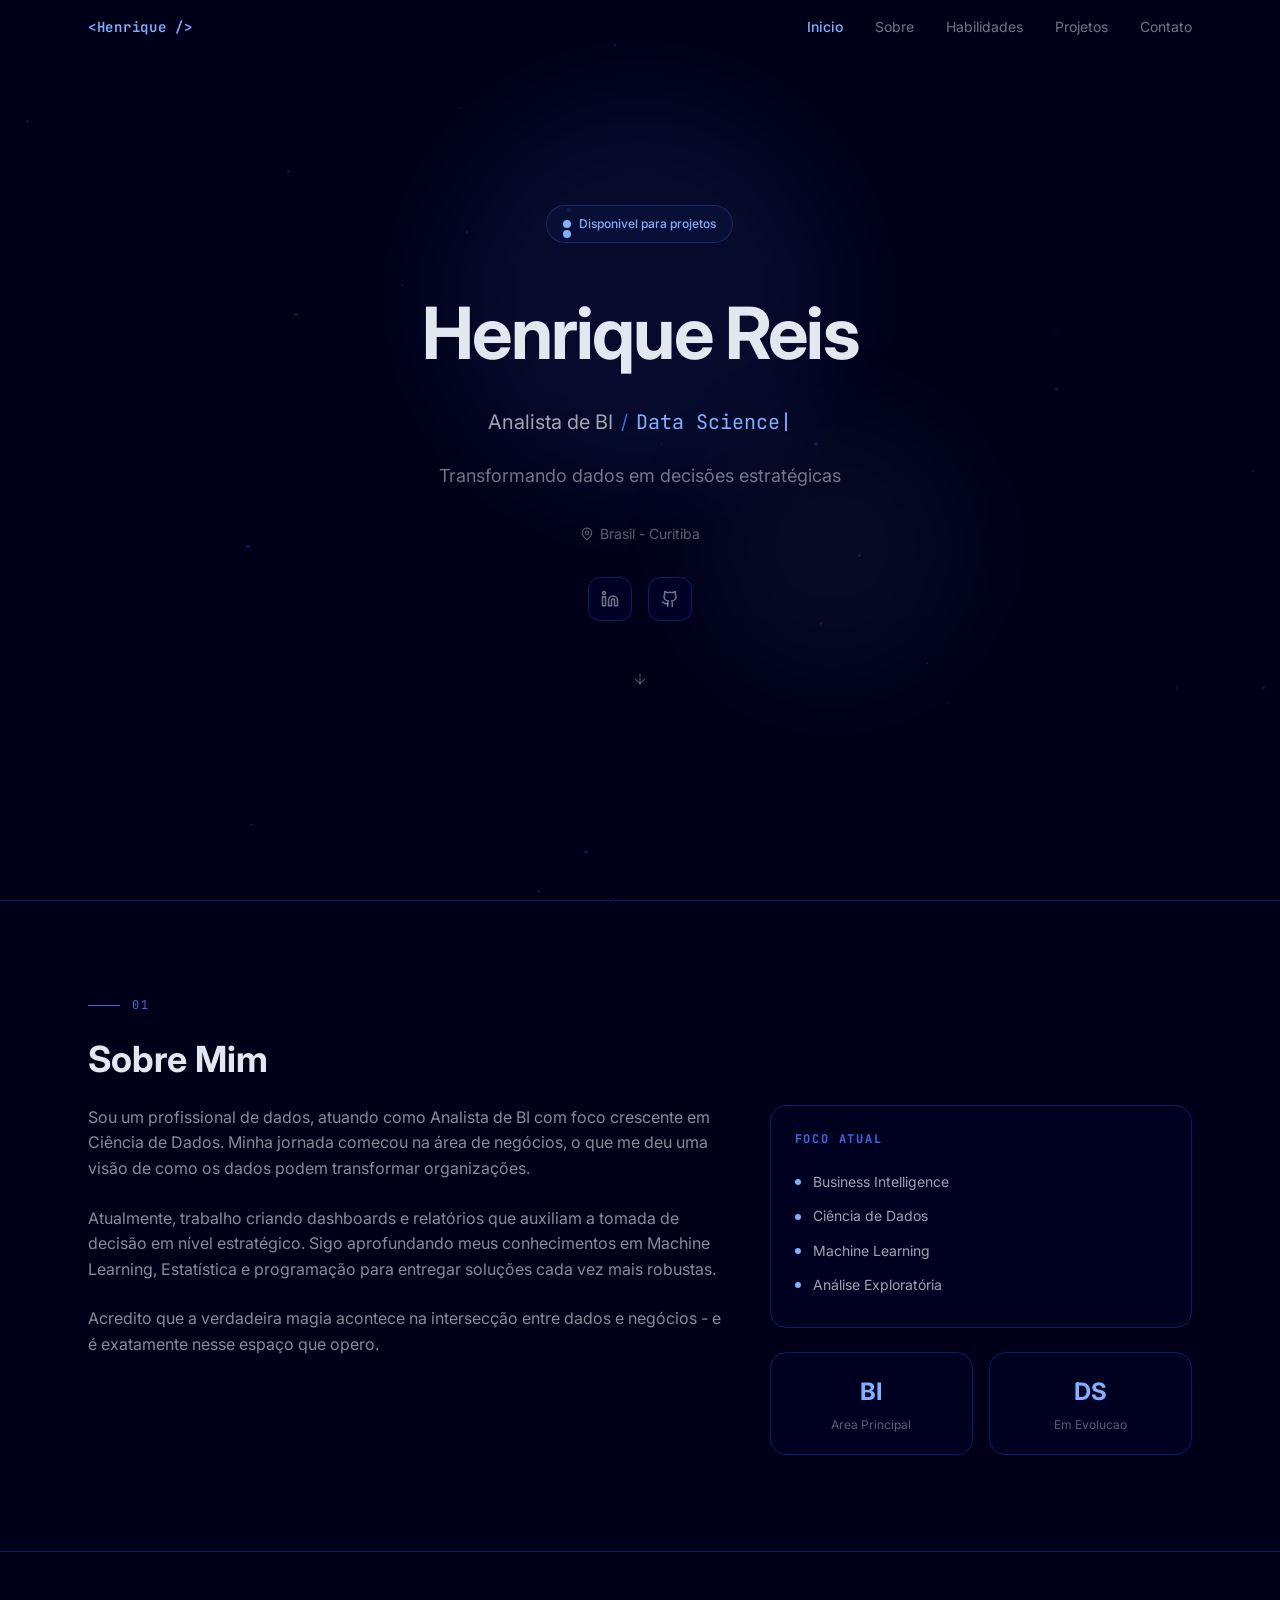
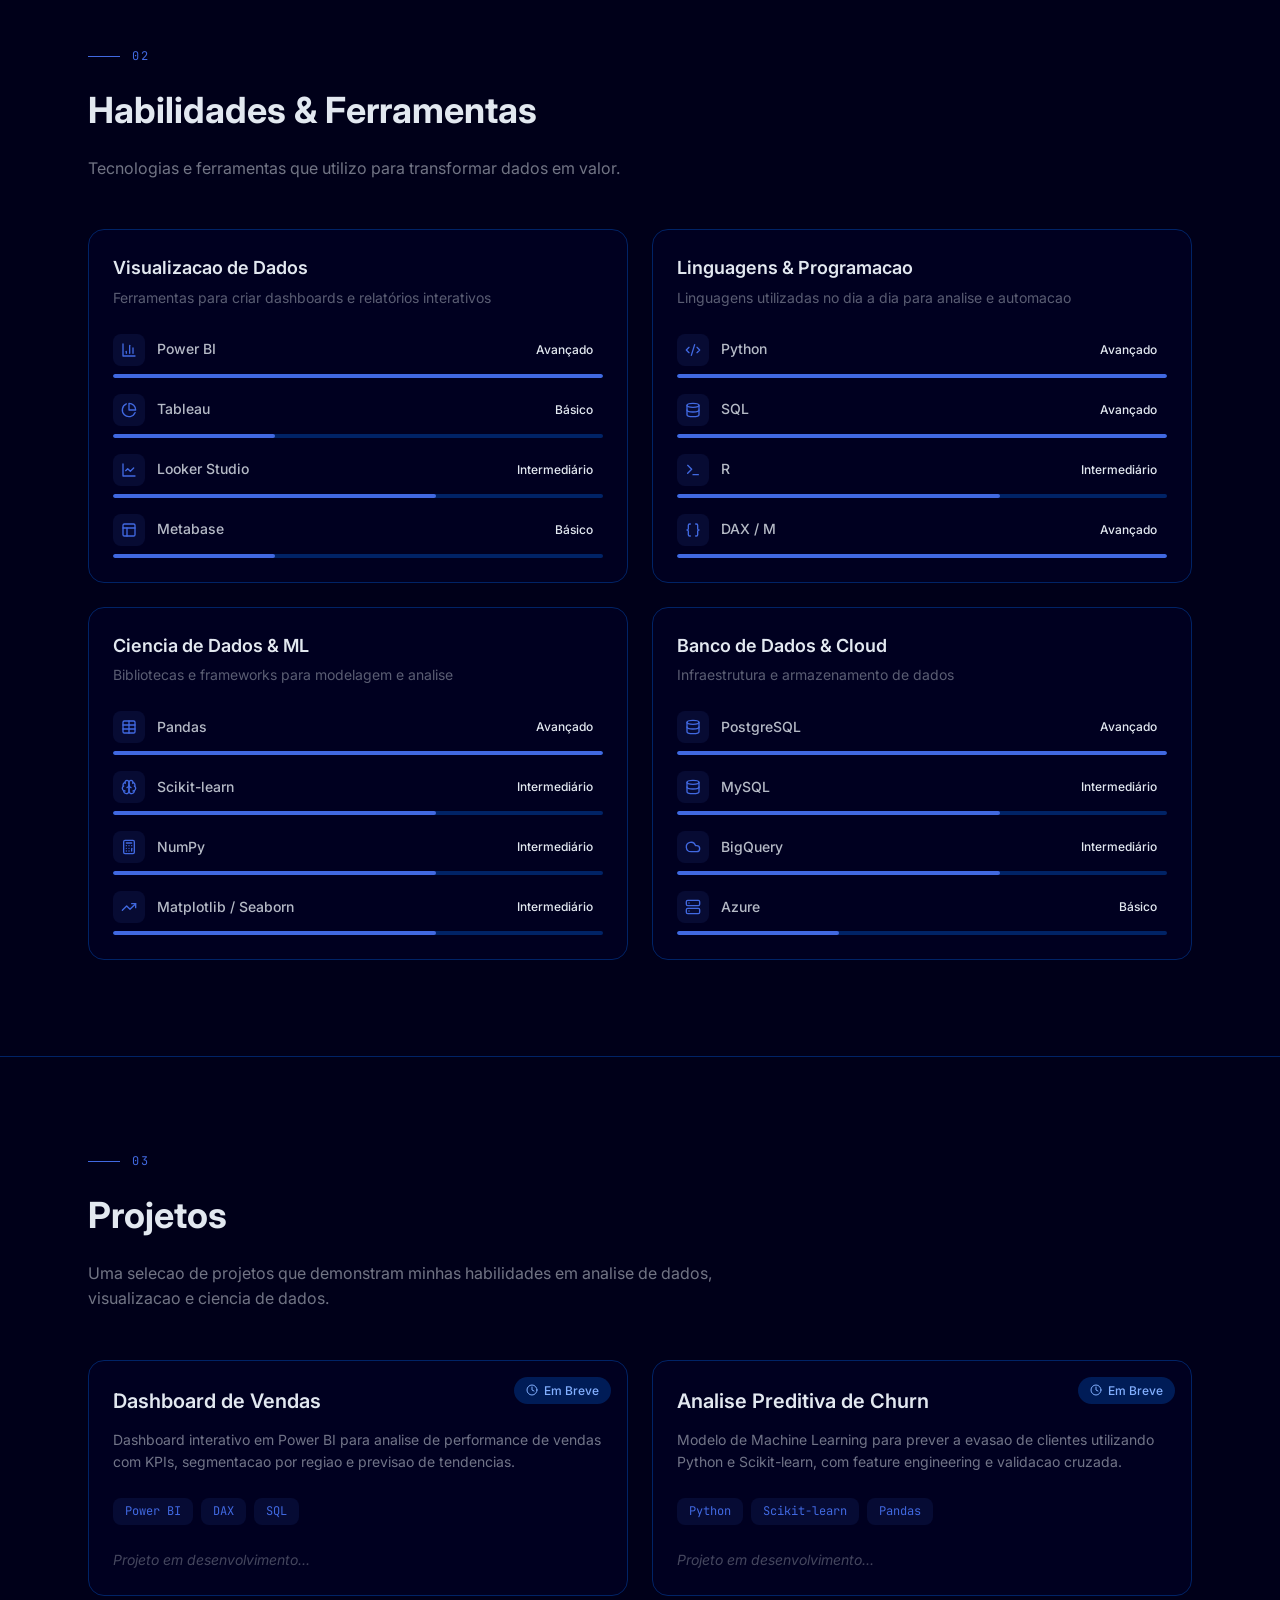
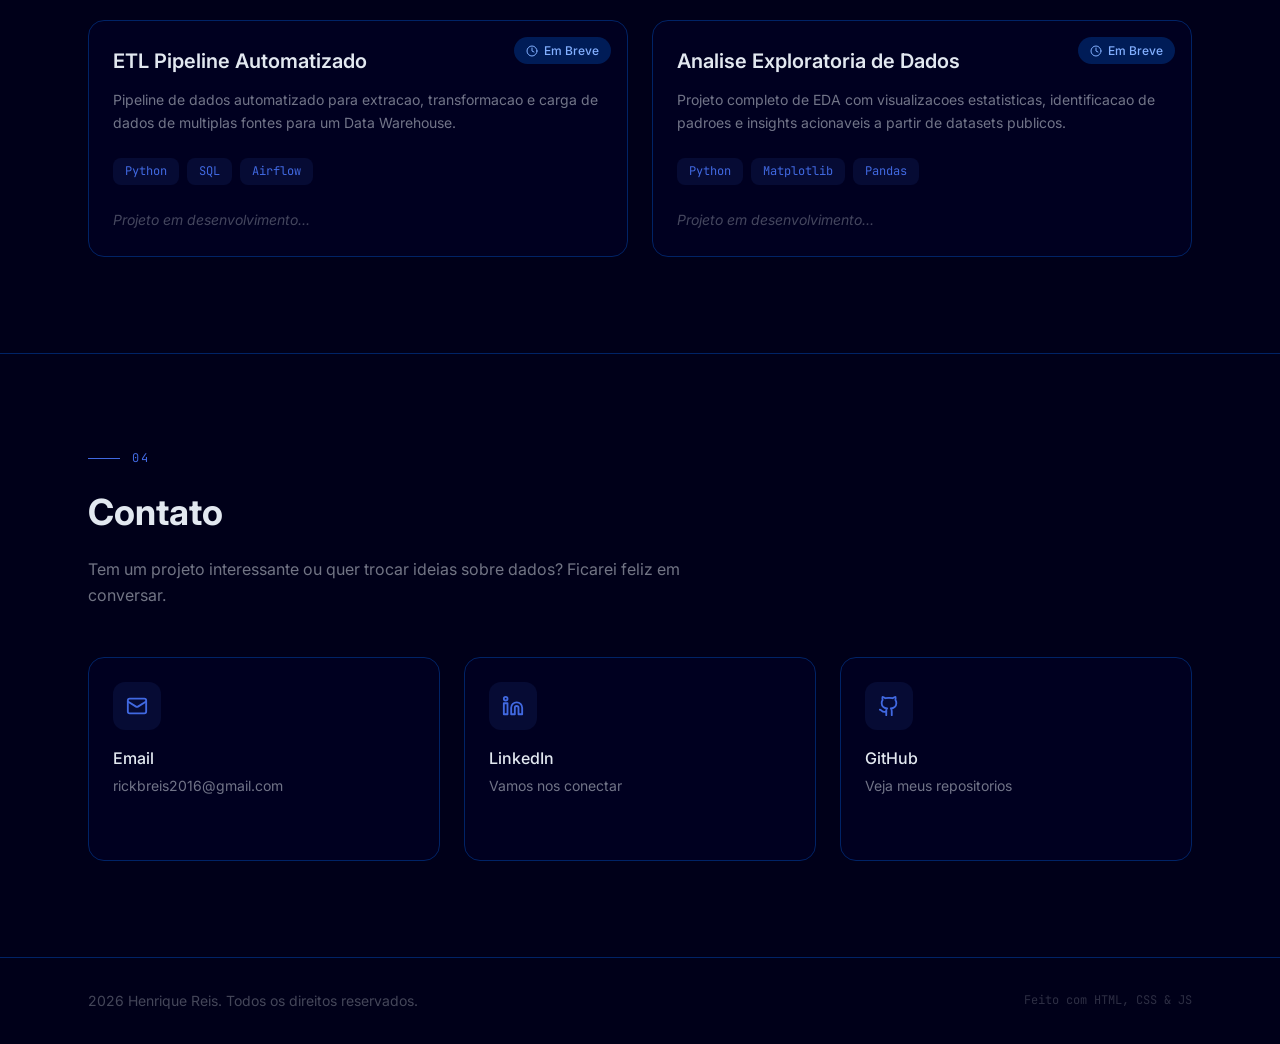
<file: meu_portfolio/index.html>
<!DOCTYPE html>
<html lang="pt-BR">
<head>
  <meta charset="UTF-8" />
  <meta name="viewport" content="width=device-width, initial-scale=1.0" />
  <meta name="theme-color" content="#000019" />
  <meta name="description" content="Portfolio profissional de Analista de BI com foco em Ciencia de Dados. Explore projetos, habilidades e ferramentas." />
  <title>Seu Nome | Analista de BI &amp; Data Science</title>
  <link rel="stylesheet" href="style.css" />
</head>
<body>
  <div id="app"></div>
  <script src="script.js"></script>
</body>
</html>
</file>
<file: meu_portfolio/style.css>
/* =============================================================================
   PORTFOLIO - STYLE.CSS
   Paleta: #82AFFF | #4169E1 | #002366 | #000032 | #000019
   ============================================================================= */

@import url('https://fonts.googleapis.com/css2?family=Inter:wght@300;400;500;600;700;800&family=JetBrains+Mono:wght@400;500;600&display=swap');

/* ---------- RESET & BASE ---------- */
*,
*::before,
*::after {
  margin: 0;
  padding: 0;
  box-sizing: border-box;
}

:root {
  --bg: #000019;
  --fg: #e2e8f0;
  --card: #000032;
  --primary: #4169E1;
  --primary-fg: #ffffff;
  --secondary: #002366;
  --accent: #82AFFF;
  --accent-fg: #000019;
  --border: #002366;
  --muted: #000032;
  --radius: 0.75rem;
  --font-sans: 'Inter', system-ui, -apple-system, sans-serif;
  --font-mono: 'JetBrains Mono', 'Fira Code', monospace;
}

html {
  scroll-behavior: smooth;
  scrollbar-width: thin;
  scrollbar-color: var(--secondary) var(--bg);
}

body {
  font-family: var(--font-sans);
  background-color: var(--bg);
  color: var(--fg);
  line-height: 1.6;
  -webkit-font-smoothing: antialiased;
  -moz-osx-font-smoothing: grayscale;
}

a {
  text-decoration: none;
  color: inherit;
}

ul {
  list-style: none;
}

img {
  max-width: 100%;
  display: block;
}

/* ---------- SCROLLBAR ---------- */
::-webkit-scrollbar {
  width: 6px;
}
::-webkit-scrollbar-track {
  background: var(--bg);
}
::-webkit-scrollbar-thumb {
  background: var(--secondary);
  border-radius: 3px;
}
::-webkit-scrollbar-thumb:hover {
  background: var(--primary);
}

/* ---------- UTILITIES ---------- */
.container {
  max-width: 72rem;
  margin: 0 auto;
  padding: 0 1.5rem;
}

.section-line {
  position: absolute;
  left: 0;
  top: 0;
  width: 100%;
  height: 1px;
  background: var(--border);
}

.section-label {
  display: flex;
  align-items: center;
  gap: 0.75rem;
  margin-bottom: 1rem;
}

.section-label-line {
  height: 1px;
  width: 2rem;
  background: var(--primary);
}

.section-label-number {
  font-family: var(--font-mono);
  font-size: 0.75rem;
  text-transform: uppercase;
  letter-spacing: 0.15em;
  color: var(--primary);
}

.section-title {
  font-size: clamp(1.875rem, 4vw, 2.25rem);
  font-weight: 700;
  color: var(--fg);
  margin-bottom: 1rem;
}

.section-desc {
  max-width: 42rem;
  font-size: 1rem;
  color: rgba(226, 232, 240, 0.5);
  margin-bottom: 3rem;
}

/* ---------- ANIMATIONS ---------- */
@keyframes float {
  0%, 100% { transform: translateY(0) translateX(0); opacity: 0.2; }
  25% { transform: translateY(-20px) translateX(10px); opacity: 0.6; }
  50% { transform: translateY(-40px) translateX(-5px); opacity: 0.3; }
  75% { transform: translateY(-20px) translateX(15px); opacity: 0.5; }
}

@keyframes pulse-dot {
  0%, 100% { opacity: 0.75; transform: scale(1); }
  50% { opacity: 0; transform: scale(2); }
}

@keyframes bounce-subtle {
  0%, 100% { transform: translateY(0); }
  50% { transform: translateY(6px); }
}

@keyframes blink {
  0%, 100% { opacity: 1; }
  50% { opacity: 0; }
}

/* Fade-in-up for sections */
.fade-up {
  opacity: 0;
  transform: translateY(2rem);
  transition: opacity 0.7s ease, transform 0.7s ease;
}

.fade-up.visible {
  opacity: 1;
  transform: translateY(0);
}

/* Staggered children */
.fade-up-delay-1 { transition-delay: 150ms; }
.fade-up-delay-2 { transition-delay: 300ms; }
.fade-up-delay-3 { transition-delay: 450ms; }
.fade-up-delay-4 { transition-delay: 600ms; }

/* Progress bar animation */
.progress-bar {
  width: 0;
  transition: width 1s ease;
}

.progress-bar.animate {
  /* width set inline */
}

/* ===================================
   NAVBAR
   =================================== */
.navbar {
  position: fixed;
  top: 0;
  left: 0;
  right: 0;
  z-index: 50;
  transition: background 0.3s, border-color 0.3s, backdrop-filter 0.3s;
  border-bottom: 1px solid transparent;
}

.navbar.scrolled {
  background: rgba(0, 0, 25, 0.8);
  backdrop-filter: blur(16px);
  -webkit-backdrop-filter: blur(16px);
  border-bottom-color: var(--border);
}

.navbar-inner {
  max-width: 72rem;
  margin: 0 auto;
  display: flex;
  align-items: center;
  justify-content: space-between;
  padding: 1rem 1.5rem;
}

.navbar-logo {
  font-family: var(--font-mono);
  font-size: 0.875rem;
  font-weight: 600;
  letter-spacing: 0.05em;
  color: var(--accent);
}

.navbar-links {
  display: flex;
  align-items: center;
  gap: 2rem;
}

.navbar-links a {
  font-size: 0.875rem;
  color: rgba(226, 232, 240, 0.5);
  transition: color 0.2s;
}

.navbar-links a:hover,
.navbar-links a.active {
  color: var(--accent);
}

.navbar-links a.active {
  font-weight: 500;
}

/* Mobile menu */
.menu-toggle {
  display: none;
  background: none;
  border: none;
  color: var(--fg);
  cursor: pointer;
  padding: 0.5rem;
}

.mobile-menu {
  display: none;
  flex-direction: column;
  gap: 0.25rem;
  padding: 0 1.5rem 1.5rem;
  background: rgba(0, 0, 25, 0.95);
  backdrop-filter: blur(16px);
  border-bottom: 1px solid var(--border);
}

.mobile-menu.open {
  display: flex;
}

.mobile-menu a {
  display: block;
  padding: 0.75rem 1rem;
  border-radius: 0.5rem;
  font-size: 0.875rem;
  color: rgba(226, 232, 240, 0.5);
  transition: background 0.2s, color 0.2s;
}

.mobile-menu a:hover,
.mobile-menu a.active {
  background: rgba(65, 105, 225, 0.1);
  color: var(--accent);
}

@media (max-width: 768px) {
  .navbar-links { display: none; }
  .menu-toggle { display: block; }
}

/* ===================================
   HERO SECTION
   =================================== */
.hero {
  position: relative;
  min-height: 100vh;
  display: flex;
  align-items: center;
  justify-content: center;
  overflow: hidden;
}

.hero-particles {
  position: absolute;
  inset: 0;
  overflow: hidden;
  pointer-events: none;
}

.particle {
  position: absolute;
  border-radius: 50%;
  background: rgba(65, 105, 225, 0.2);
  animation: float 15s ease-in-out infinite;
}

.hero-glow-1 {
  position: absolute;
  left: 50%;
  top: 33%;
  width: 24rem;
  height: 24rem;
  transform: translate(-50%, -50%);
  border-radius: 50%;
  background: rgba(65, 105, 225, 0.1);
  filter: blur(48px);
  pointer-events: none;
}

.hero-glow-2 {
  position: absolute;
  right: 25%;
  bottom: 25%;
  width: 16rem;
  height: 16rem;
  border-radius: 50%;
  background: rgba(130, 175, 255, 0.05);
  filter: blur(48px);
  pointer-events: none;
}

.hero-content {
  position: relative;
  z-index: 10;
  max-width: 56rem;
  padding: 0 1.5rem;
  text-align: center;
  opacity: 0;
  transform: translateY(2rem);
  transition: opacity 1s ease, transform 1s ease;
}

.hero-content.visible {
  opacity: 1;
  transform: translateY(0);
}

/* Status badge */
.status-badge {
  display: inline-flex;
  align-items: center;
  gap: 0.5rem;
  border: 1px solid rgba(65, 105, 225, 0.3);
  background: rgba(65, 105, 225, 0.05);
  border-radius: 9999px;
  padding: 0.5rem 1rem;
  margin-bottom: 2rem;
}

.status-dot-wrapper {
  position: relative;
  width: 0.5rem;
  height: 0.5rem;
}

.status-dot-ping {
  position: absolute;
  width: 100%;
  height: 100%;
  border-radius: 50%;
  background: var(--accent);
  animation: pulse-dot 2s ease-in-out infinite;
}

.status-dot {
  position: relative;
  display: inline-flex;
  width: 0.5rem;
  height: 0.5rem;
  border-radius: 50%;
  background: var(--accent);
}

.status-text {
  font-size: 0.75rem;
  font-weight: 500;
  color: var(--accent);
}

.hero h1 {
  font-size: clamp(2.25rem, 7vw, 4.5rem);
  font-weight: 700;
  letter-spacing: -0.025em;
  color: var(--fg);
  margin-bottom: 1rem;
  text-wrap: balance;
}

.hero-role-line {
  display: flex;
  align-items: center;
  justify-content: center;
  gap: 0.5rem;
  font-size: clamp(1rem, 2.5vw, 1.25rem);
  color: rgba(226, 232, 240, 0.7);
  margin-bottom: 1.5rem;
  flex-wrap: wrap;
}

.role-separator {
  color: var(--primary);
}

.typewriter {
  font-family: var(--font-mono);
  color: var(--accent);
}

.typewriter-cursor {
  animation: blink 1s step-end infinite;
}

.hero-tagline {
  max-width: 42rem;
  margin: 0 auto 2rem;
  font-size: clamp(0.875rem, 2vw, 1.125rem);
  line-height: 1.6;
  color: rgba(226, 232, 240, 0.5);
}

.hero-location {
  display: flex;
  align-items: center;
  justify-content: center;
  gap: 0.375rem;
  font-size: 0.875rem;
  color: rgba(226, 232, 240, 0.4);
  margin-bottom: 2rem;
}

.hero-location svg {
  width: 14px;
  height: 14px;
}

/* Social links */
.hero-socials {
  display: flex;
  align-items: center;
  justify-content: center;
  gap: 1rem;
  margin-bottom: 3rem;
}

.social-btn {
  display: flex;
  align-items: center;
  justify-content: center;
  width: 2.75rem;
  height: 2.75rem;
  border-radius: 0.75rem;
  border: 1px solid var(--border);
  background: rgba(0, 0, 50, 0.5);
  transition: border-color 0.2s, background 0.2s;
}

.social-btn svg {
  width: 18px;
  height: 18px;
  color: rgba(226, 232, 240, 0.5);
  transition: color 0.2s;
}

.social-btn:hover {
  border-color: rgba(65, 105, 225, 0.5);
  background: rgba(65, 105, 225, 0.1);
}

.social-btn:hover svg {
  color: var(--accent);
}

.scroll-indicator {
  display: inline-flex;
  align-items: center;
  gap: 0.5rem;
  font-size: 0.875rem;
  color: rgba(226, 232, 240, 0.3);
  animation: bounce-subtle 2s ease-in-out infinite;
  transition: color 0.2s;
}

.scroll-indicator:hover {
  color: var(--accent);
}

.scroll-indicator svg {
  width: 16px;
  height: 16px;
}

/* ===================================
   ABOUT SECTION
   =================================== */
.about {
  position: relative;
  padding: 6rem 0 6rem;
}

.about-grid {
  display: grid;
  gap: 3rem;
  grid-template-columns: 1fr;
}

@media (min-width: 1024px) {
  .about-grid {
    grid-template-columns: 3fr 2fr;
  }
}

.about-paragraphs {
  display: flex;
  flex-direction: column;
  gap: 1.5rem;
}

.about-paragraphs p {
  font-size: 1rem;
  line-height: 1.6;
  color: rgba(226, 232, 240, 0.6);
}

/* Sidebar cards */
.about-sidebar {
  display: flex;
  flex-direction: column;
  gap: 1.5rem;
}

.focus-card {
  border-radius: 1rem;
  border: 1px solid var(--border);
  background: rgba(0, 0, 50, 0.3);
  padding: 1.5rem;
}

.focus-card h3 {
  font-family: var(--font-mono);
  font-size: 0.75rem;
  text-transform: uppercase;
  letter-spacing: 0.15em;
  color: var(--primary);
  margin-bottom: 1rem;
}

.focus-card li {
  display: flex;
  align-items: center;
  gap: 0.75rem;
  font-size: 0.875rem;
  color: rgba(226, 232, 240, 0.7);
  padding: 0.375rem 0;
}

.focus-dot {
  width: 0.375rem;
  height: 0.375rem;
  border-radius: 50%;
  background: var(--accent);
  flex-shrink: 0;
}

.stats-grid {
  display: grid;
  grid-template-columns: 1fr 1fr;
  gap: 1rem;
}

.stat-card {
  border-radius: 1rem;
  border: 1px solid var(--border);
  background: rgba(0, 0, 50, 0.3);
  padding: 1.25rem;
  text-align: center;
}

.stat-value {
  font-size: 1.5rem;
  font-weight: 700;
  color: var(--accent);
}

.stat-label {
  font-size: 0.75rem;
  color: rgba(226, 232, 240, 0.4);
  margin-top: 0.25rem;
}

/* ===================================
   SKILLS SECTION
   =================================== */
.skills {
  position: relative;
  padding: 6rem 0;
}

.skills-grid {
  display: grid;
  gap: 1.5rem;
  grid-template-columns: 1fr;
}

@media (min-width: 768px) {
  .skills-grid {
    grid-template-columns: 1fr 1fr;
  }
}

.skill-category-card {
  border-radius: 1rem;
  border: 1px solid var(--border);
  background: rgba(0, 0, 50, 0.3);
  padding: 1.5rem;
  transition: border-color 0.3s, background 0.3s;
}

.skill-category-card:hover {
  border-color: rgba(65, 105, 225, 0.4);
  background: rgba(0, 0, 50, 0.5);
}

.skill-category-card h3 {
  font-size: 1.125rem;
  font-weight: 600;
  color: var(--fg);
  margin-bottom: 0.25rem;
}

.skill-category-card > p {
  font-size: 0.875rem;
  color: rgba(226, 232, 240, 0.4);
  margin-bottom: 1.5rem;
}

.skill-item {
  margin-bottom: 1rem;
}

.skill-item:last-child {
  margin-bottom: 0;
}

.skill-header {
  display: flex;
  align-items: center;
  justify-content: space-between;
  margin-bottom: 0.5rem;
}

.skill-name {
  display: flex;
  align-items: center;
  gap: 0.75rem;
}

.skill-icon {
  display: flex;
  align-items: center;
  justify-content: center;
  width: 2rem;
  height: 2rem;
  border-radius: 0.5rem;
  background: rgba(65, 105, 225, 0.1);
  color: var(--primary);
  transition: background 0.2s;
}

.skill-category-card:hover .skill-icon {
  background: rgba(65, 105, 225, 0.2);
}

.skill-icon svg {
  width: 16px;
  height: 16px;
}

.skill-name span {
  font-size: 0.875rem;
  font-weight: 500;
  color: rgba(226, 232, 240, 0.8);
}

.skill-level {
  font-size: 0.75rem;
  font-weight: 500;
  padding: 0.125rem 0.625rem;
  border-radius: 9999px;
}

.level-avancado {
  background: var(--accent);
  color: var(--accent-fg);
}

.level-intermediario {
  background: rgba(65, 105, 225, 0.2);
  color: var(--accent);
}

.level-basico {
  background: rgba(0, 35, 102, 0.5);
  color: rgba(226, 232, 240, 0.6);
}

.skill-bar-track {
  height: 4px;
  border-radius: 9999px;
  background: var(--border);
  overflow: hidden;
}

.skill-bar-fill {
  height: 100%;
  border-radius: 9999px;
  background: var(--primary);
  width: 0;
  transition: width 1s ease;
}

/* ===================================
   PROJECTS SECTION
   =================================== */
.projects {
  position: relative;
  padding: 6rem 0;
}

.projects-grid {
  display: grid;
  gap: 1.5rem;
  grid-template-columns: 1fr;
}

@media (min-width: 768px) {
  .projects-grid {
    grid-template-columns: 1fr 1fr;
  }
}

.project-card {
  position: relative;
  overflow: hidden;
  border-radius: 1rem;
  border: 1px solid var(--border);
  background: rgba(0, 0, 50, 0.3);
  transition: border-color 0.3s, background 0.3s;
}

.project-card:hover {
  border-color: rgba(65, 105, 225, 0.4);
  background: rgba(0, 0, 50, 0.5);
}

.project-card:hover .project-title {
  color: var(--accent);
}

.project-card:hover .project-glow {
  opacity: 1;
}

.project-status {
  position: absolute;
  right: 1rem;
  top: 1rem;
  z-index: 10;
  display: flex;
  align-items: center;
  gap: 0.375rem;
  background: rgba(0, 35, 102, 0.8);
  backdrop-filter: blur(8px);
  border-radius: 9999px;
  padding: 0.25rem 0.75rem;
}

.project-status svg {
  width: 12px;
  height: 12px;
  color: var(--accent);
}

.project-status span {
  font-size: 0.75rem;
  font-weight: 500;
  color: var(--accent);
}

.project-body {
  padding: 1.5rem;
}

.project-title {
  font-size: 1.25rem;
  font-weight: 600;
  color: var(--fg);
  margin-bottom: 0.75rem;
  transition: color 0.2s;
}

.project-desc {
  font-size: 0.875rem;
  line-height: 1.6;
  color: rgba(226, 232, 240, 0.5);
  margin-bottom: 1.5rem;
}

.project-tags {
  display: flex;
  flex-wrap: wrap;
  gap: 0.5rem;
  margin-bottom: 1.5rem;
}

.project-tag {
  font-family: var(--font-mono);
  font-size: 0.75rem;
  color: var(--primary);
  background: rgba(65, 105, 225, 0.1);
  border-radius: 0.5rem;
  padding: 0.25rem 0.75rem;
}

.project-links {
  display: flex;
  align-items: center;
  gap: 0.75rem;
}

.project-link {
  display: flex;
  align-items: center;
  gap: 0.5rem;
  font-size: 0.875rem;
  color: rgba(226, 232, 240, 0.6);
  border: 1px solid var(--border);
  border-radius: 0.5rem;
  padding: 0.5rem 1rem;
  transition: border-color 0.2s, color 0.2s;
}

.project-link:hover {
  border-color: rgba(65, 105, 225, 0.4);
  color: var(--accent);
}

.project-link svg {
  width: 14px;
  height: 14px;
}

.project-coming-soon {
  font-size: 0.875rem;
  color: rgba(226, 232, 240, 0.3);
  font-style: italic;
}

.project-glow {
  position: absolute;
  inset: 0;
  background: rgba(65, 105, 225, 0.05);
  opacity: 0;
  transition: opacity 0.3s;
  z-index: -1;
}

/* ===================================
   CONTACT SECTION
   =================================== */
.contact {
  position: relative;
  padding: 6rem 0;
}

.contact-grid {
  display: grid;
  gap: 1.5rem;
  grid-template-columns: 1fr;
}

@media (min-width: 768px) {
  .contact-grid {
    grid-template-columns: repeat(3, 1fr);
  }
}

.contact-card {
  display: flex;
  flex-direction: column;
  gap: 1rem;
  border-radius: 1rem;
  border: 1px solid var(--border);
  background: rgba(0, 0, 50, 0.3);
  padding: 1.5rem;
  transition: border-color 0.3s, background 0.3s;
}

.contact-card:hover {
  border-color: rgba(65, 105, 225, 0.4);
  background: rgba(0, 0, 50, 0.5);
}

.contact-card:hover .contact-arrow {
  opacity: 1;
}

.contact-icon {
  display: flex;
  align-items: center;
  justify-content: center;
  width: 3rem;
  height: 3rem;
  border-radius: 0.75rem;
  background: rgba(65, 105, 225, 0.1);
  color: var(--primary);
  transition: background 0.2s;
}

.contact-card:hover .contact-icon {
  background: rgba(65, 105, 225, 0.2);
}

.contact-icon svg {
  width: 22px;
  height: 22px;
}

.contact-card h3 {
  font-size: 1rem;
  font-weight: 500;
  color: var(--fg);
  margin-bottom: 0.25rem;
}

.contact-card p {
  font-size: 0.875rem;
  color: rgba(226, 232, 240, 0.5);
}

.contact-arrow {
  display: flex;
  align-items: center;
  gap: 0.25rem;
  font-size: 0.875rem;
  color: var(--primary);
  margin-top: auto;
  opacity: 0;
  transition: opacity 0.2s;
}

.contact-arrow svg {
  width: 14px;
  height: 14px;
}

/* ===================================
   FOOTER
   =================================== */
.footer {
  border-top: 1px solid var(--border);
  padding: 2rem 0;
}

.footer-inner {
  max-width: 72rem;
  margin: 0 auto;
  padding: 0 1.5rem;
  display: flex;
  flex-direction: column;
  align-items: center;
  justify-content: space-between;
  gap: 1rem;
}

@media (min-width: 640px) {
  .footer-inner {
    flex-direction: row;
  }
}

.footer-copy {
  font-size: 0.875rem;
  color: rgba(226, 232, 240, 0.3);
}

.footer-tech {
  font-family: var(--font-mono);
  font-size: 0.75rem;
  color: rgba(226, 232, 240, 0.2);
}
</file>
